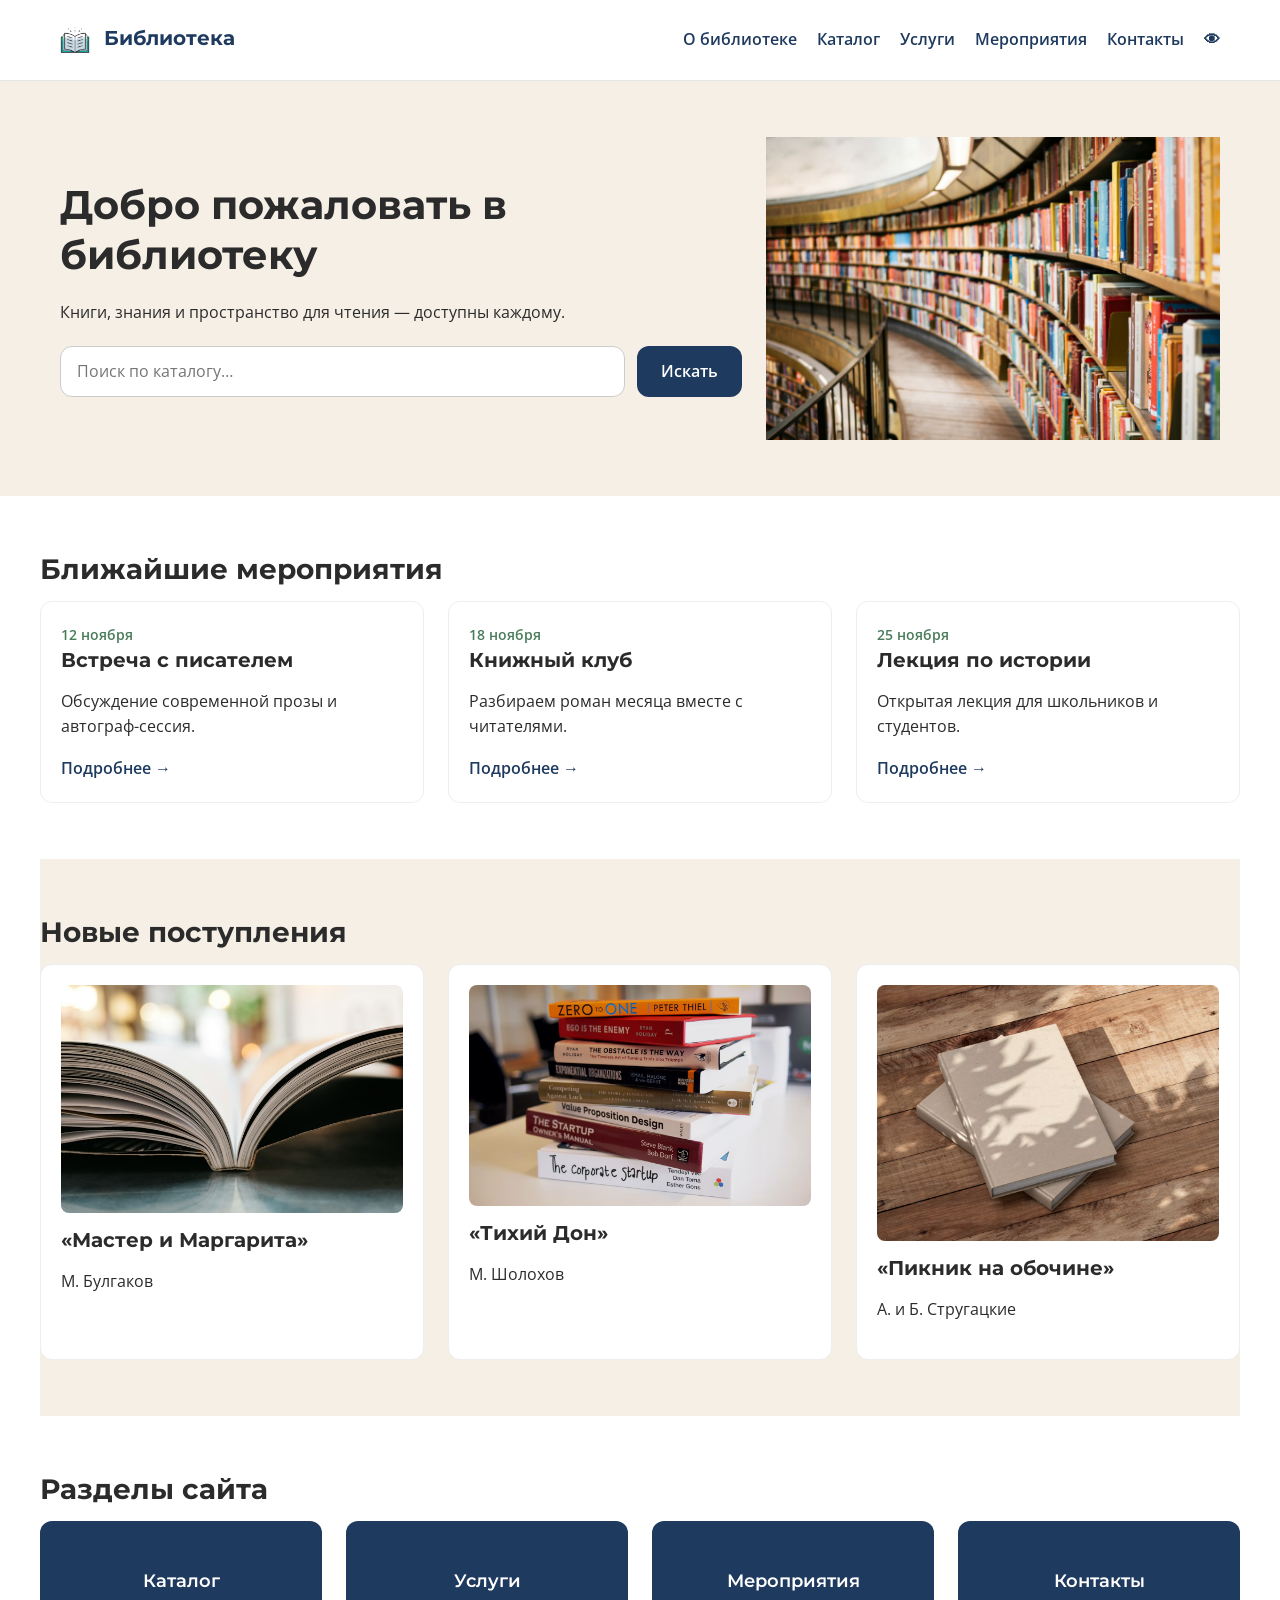
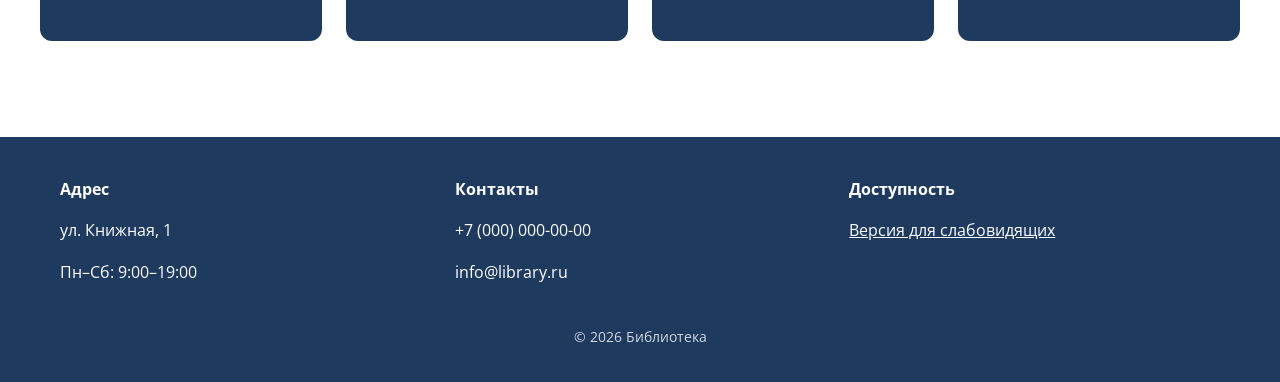
<file: index.html>
<!DOCTYPE html>
<html lang="ru">
<head>
  <meta charset="UTF-8">
  <meta name="viewport" content="width=device-width, initial-scale=1.0">
  <title>Библиотека — Главная</title>
  <link rel="preconnect" href="https://fonts.googleapis.com">
  <link rel="preconnect" href="https://fonts.gstatic.com" crossorigin>
  <link href="https://fonts.googleapis.com/css2?family=Montserrat:wght@600;700&family=Open+Sans:wght@400;600&display=swap" rel="stylesheet">
  <link rel="stylesheet" href="css/style.css">
</head>
<body>
  <header class="header">
    <div class="container header__inner">
      <a class="logo" href="index.html">
  <img src="img/logo.png" alt="Логотип" width="30" style="display: inline-block; vertical-align: middle; margin-right: 8px;">
  <span>Библиотека</span></a>
      <input type="checkbox" id="nav-toggle" class="nav-toggle" aria-label="Открыть меню">
      <label for="nav-toggle" class="nav-toggle-label" aria-hidden="true"><span></span></label>
      <nav class="nav" aria-label="Главное меню">
        <ul class="nav__list">
          <li><a href="about.html">О библиотеке</a></li>
          <li><a href="catalog.html">Каталог</a></li>
          <li><a href="services.html">Услуги</a></li>
          <li><a href="events.html">Мероприятия</a></li>
          <li><a href="contacts.html">Контакты</a></li>
          <li><a class="nav__a11y" href="accessibility.html" title="Версия для слабовидящих">👁</a></li>
        </ul>
      </nav>
    </div>
  </header>

  <main>
    <section class="hero">
      <div class="container hero__inner">
        <div class="hero__text">
          <h1>Добро пожаловать в библиотеку</h1>
          <p>Книги, знания и пространство для чтения — доступны каждому.</p>
          <form class="search" action="catalog.html" method="get" role="search">
            <label class="visually-hidden" for="q">Поиск по каталогу</label>
            <input id="q" name="q" type="search" placeholder="Поиск по каталогу…" required>
            <button type="submit" class="btn btn--primary">Искать</button>
          </form>
        </div>
        <div class="hero__img">
  <img src="img/hero.jpg" alt="Читальный зал библиотеки" width="500"></div>
      </div>
    </section>

    <!-- Анонсы -->
    <section class="section container">
      <h2>Ближайшие мероприятия</h2>
      <div class="grid grid--3">
        <article class="card">
          <span class="card__date">12 ноября</span>
          <h3>Встреча с писателем</h3>
          <p>Обсуждение современной прозы и автограф-сессия.</p>
          <a class="link" href="events.html">Подробнее →</a>
        </article>
        <article class="card">
          <span class="card__date">18 ноября</span>
          <h3>Книжный клуб</h3>
          <p>Разбираем роман месяца вместе с читателями.</p>
          <a class="link" href="events.html">Подробнее →</a>
        </article>
        <article class="card">
          <span class="card__date">25 ноября</span>
          <h3>Лекция по истории</h3>
          <p>Открытая лекция для школьников и студентов.</p>
          <a class="link" href="events.html">Подробнее →</a>
        </article>
      </div>
    </section>

    <!-- Новые поступления -->
    <section class="section container section--alt">
      <h2>Новые поступления</h2>
      <div class="grid grid--3">
        <article class="card">
          <img src="img/book1.jpg" alt="Обложка книги Мастер и Маргарита" style="margin-bottom: 15px; border-radius: 8px;">
          <h3>«Мастер и Маргарита»</h3>
          <p>М. Булгаков</p>
        </article>
        <article class="card">
          <img src="img/book2.jpg" alt="Обложка книги Тихий Дон" style="margin-bottom: 15px; border-radius: 8px;">
          <h3>«Тихий Дон»</h3>
          <p>М. Шолохов</p>
        </article>
        <article class="card">
          <img src="img/book3.jpg" alt="Обложка книги Пикник на обочине" style="margin-bottom: 15px; border-radius: 8px;">
          <h3>«Пикник на обочине»</h3>
          <p>А. и Б. Стругацкие</p>
        </article>
      </div>
    </section>

    <!-- Плитки разделов -->
    <section class="section container">
      <h2>Разделы сайта</h2>
      <div class="grid grid--4">
        <a class="tile" href="catalog.html">Каталог</a>
        <a class="tile" href="services.html">Услуги</a>
        <a class="tile" href="events.html">Мероприятия</a>
        <a class="tile" href="contacts.html">Контакты</a>
      </div>
    </section>
  </main>

  <footer class="footer">
    <div class="container footer__inner">
      <div><strong>Адрес</strong><p>ул. Книжная, 1</p><p>Пн–Сб: 9:00–19:00</p></div>
      <div><strong>Контакты</strong><p>+7 (000) 000-00-00</p><p>info@library.ru</p></div>
      <div><strong>Доступность</strong><p><a href="accessibility.html">Версия для слабовидящих</a></p></div>
    </div>
    <p class="footer__copy">© 2026 Библиотека</p>
  </footer>
    <script>
    if (localStorage.getItem('a11yMode') === 'on') {
      document.body.classList.add('a11y');
    }

    const btn = document.getElementById('a11y-toggle');
    
    if (btn) {

      if (document.body.classList.contains('a11y')) {
        btn.textContent = 'Обычная версия сайта';
      }
ыы
      btn.addEventListener('click', function () {
        document.body.classList.toggle('a11y');
        
        if (document.body.classList.contains('a11y')) {
          localStorage.setItem('a11yMode', 'on');
          btn.textContent = 'Обычная версия сайта';
        } else {
          localStorage.setItem('a11yMode', 'off');
          btn.textContent = 'Версия для слабовидящих';
        }
      });
    }
  </script>
</body>
</html>
</file>
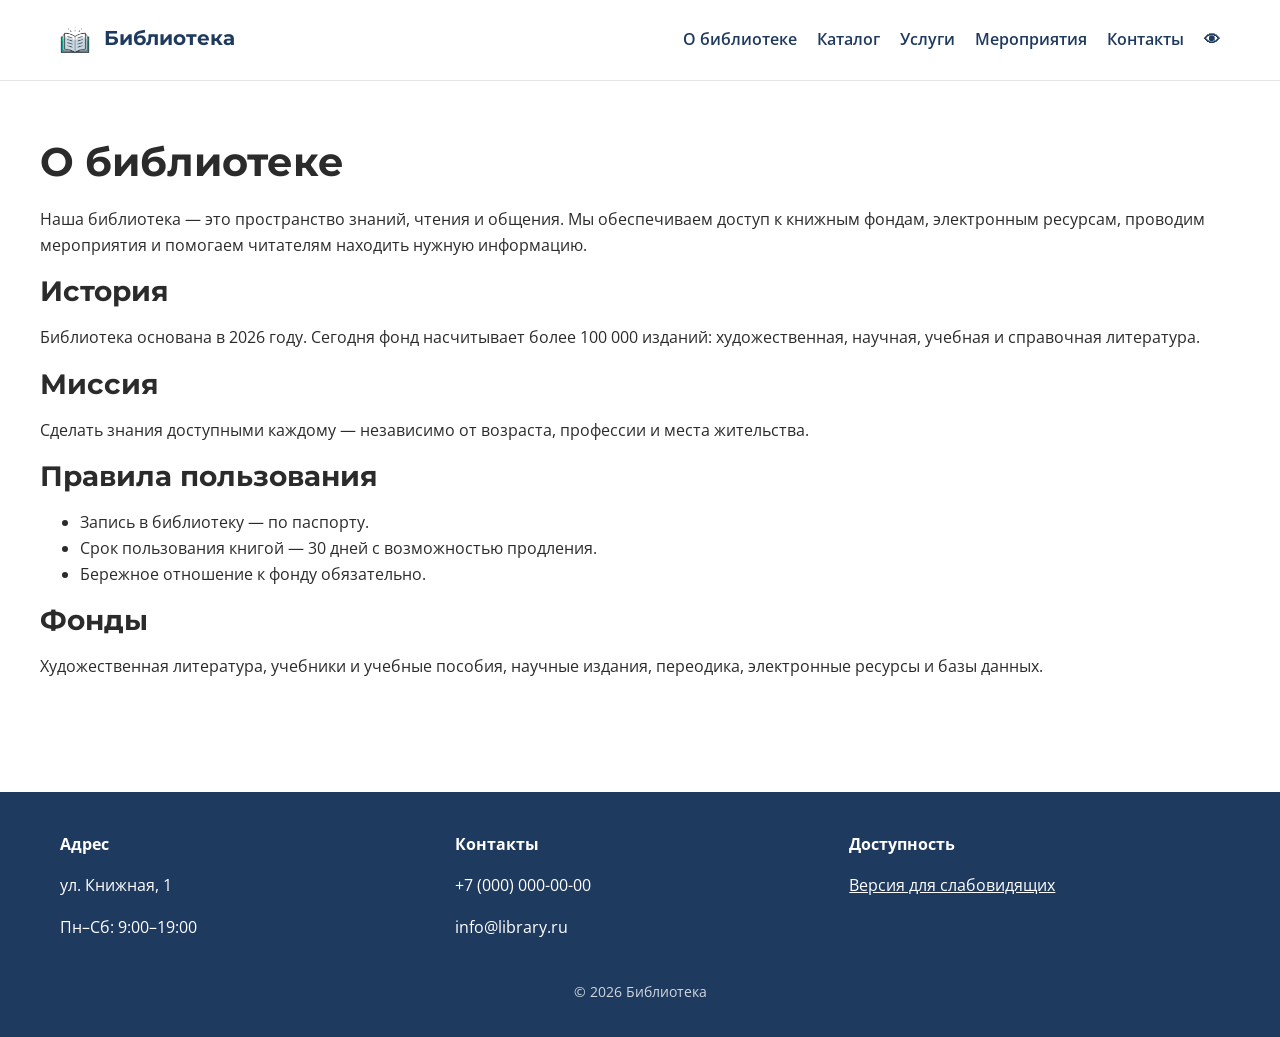
<file: about.html>
<!DOCTYPE html>
<html lang="ru">
<head>
  <meta charset="UTF-8">
  <meta name="viewport" content="width=device-width, initial-scale=1.0">
  <title>Библиотека — О библиотеке</title>
  <link rel="preconnect" href="https://fonts.googleapis.com">
  <link rel="preconnect" href="https://fonts.gstatic.com" crossorigin>
  <link href="https://fonts.googleapis.com/css2?family=Montserrat:wght@600;700&family=Open+Sans:wght@400;600&display=swap" rel="stylesheet">
  <link rel="stylesheet" href="css/style.css">
</head>
<body>
  <header class="header">
    <div class="container header__inner">
     <a class="logo" href="index.html">
  <img src="img/logo.png" alt="Логотип" width="30" style="display: inline-block; vertical-align: middle; margin-right: 8px;">
  <span>Библиотека</span></a>
      <input type="checkbox" id="nav-toggle" class="nav-toggle" aria-label="Открыть меню">
      <label for="nav-toggle" class="nav-toggle-label" aria-hidden="true"><span></span></label>
      <nav class="nav" aria-label="Главное меню">
        <ul class="nav__list">
          <li><a href="about.html">О библиотеке</a></li>
          <li><a href="catalog.html">Каталог</a></li>
          <li><a href="services.html">Услуги</a></li>
          <li><a href="events.html">Мероприятия</a></li>
          <li><a href="contacts.html">Контакты</a></li>
          <li><a class="nav__a11y" href="accessibility.html" title="Версия для слабовидящих">👁</a></li>
        </ul>
      </nav>
    </div>
  </header>
<body>
  <main class="container section">
    <h1>О библиотеке</h1>
    <p>Наша библиотека — это пространство знаний, чтения и общения. Мы обеспечиваем доступ к книжным фондам, электронным ресурсам, проводим мероприятия и помогаем читателям находить нужную информацию.</p>

    <h2>История</h2>
    <p>Библиотека основана в 2026 году. Сегодня фонд насчитывает более 100 000 изданий: художественная, научная, учебная и справочная литература.</p>

    <h2>Миссия</h2>
    <p>Сделать знания доступными каждому — независимо от возраста, профессии и места жительства.</p>

    <h2>Правила пользования</h2>
    <ul>
      <li>Запись в библиотеку — по паспорту.</li>
      <li>Срок пользования книгой — 30 дней с возможностью продления.</li>
      <li>Бережное отношение к фонду обязательно.</li>
    </ul>

    <h2>Фонды</h2>
    <p>Художественная литература, учебники и учебные пособия, научные издания, переодика, электронные ресурсы и базы данных.</p>
  </main>

  <footer class="footer">
    <div class="container footer__inner">
      <div><strong>Адрес</strong><p>ул. Книжная, 1</p><p>Пн–Сб: 9:00–19:00</p></div>
      <div><strong>Контакты</strong><p>+7 (000) 000-00-00</p><p>info@library.ru</p></div>
      <div><strong>Доступность</strong><p><a href="accessibility.html">Версия для слабовидящих</a></p></div>
    </div>
    <p class="footer__copy">© 2026 Библиотека</p>
  </footer>
    <script>

    if (localStorage.getItem('a11yMode') === 'on') {
      document.body.classList.add('a11y');
    }

    const btn = document.getElementById('a11y-toggle');
    
    if (btn) {

      if (document.body.classList.contains('a11y')) {
        btn.textContent = 'Обычная версия сайта';
      }

      btn.addEventListener('click', function () {
        document.body.classList.toggle('a11y');
        
        if (document.body.classList.contains('a11y')) {
          localStorage.setItem('a11yMode', 'on');
          btn.textContent = 'Обычная версия сайта';
        } else {
          localStorage.setItem('a11yMode', 'off');
          btn.textContent = 'Версия для слабовидящих';
        }
      });
    }
  </script>
</body>
</html>
</file>
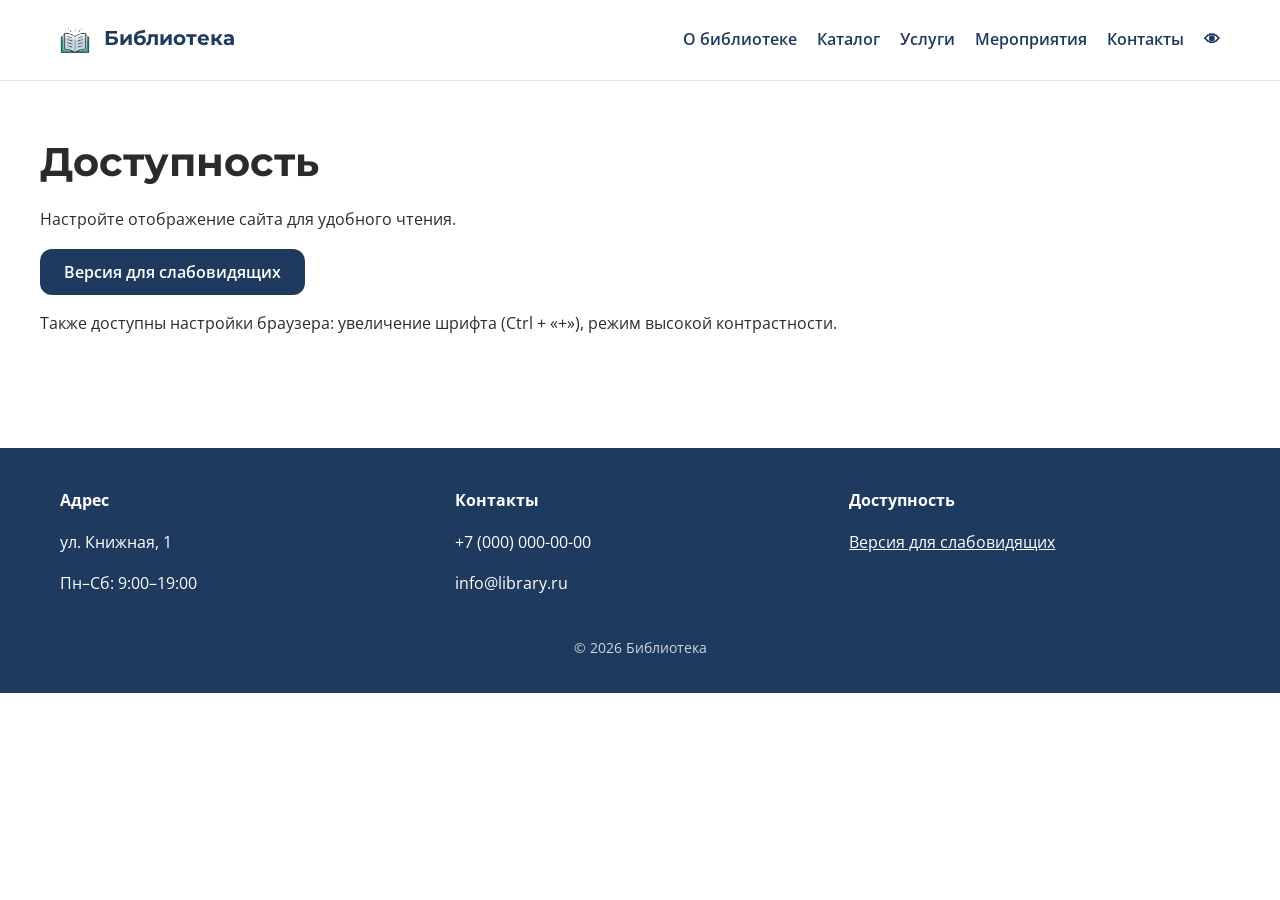
<file: accessibility.html>
<!DOCTYPE html>
<html lang="ru">
<head>
  <meta charset="UTF-8">
  <meta name="viewport" content="width=device-width, initial-scale=1.0">
  <title>Библиотека — О библиотеке</title>
  <link rel="preconnect" href="https://fonts.googleapis.com">
  <link rel="preconnect" href="https://fonts.gstatic.com" crossorigin>
  <link href="https://fonts.googleapis.com/css2?family=Montserrat:wght@600;700&family=Open+Sans:wght@400;600&display=swap" rel="stylesheet">
  <link rel="stylesheet" href="css/style.css">
</head>
<body>
  <header class="header">
    <div class="container header__inner">
     <a class="logo" href="index.html">
  <img src="img/logo.png" alt="Логотип" width="30" style="display: inline-block; vertical-align: middle; margin-right: 8px;">
  <span>Библиотека</span></a>
      <input type="checkbox" id="nav-toggle" class="nav-toggle" aria-label="Открыть меню">
      <label for="nav-toggle" class="nav-toggle-label" aria-hidden="true"><span></span></label>
      <nav class="nav" aria-label="Главное меню">
        <ul class="nav__list">
          <li><a href="about.html">О библиотеке</a></li>
          <li><a href="catalog.html">Каталог</a></li>
          <li><a href="services.html">Услуги</a></li>
          <li><a href="events.html">Мероприятия</a></li>
          <li><a href="contacts.html">Контакты</a></li>
          <li><a class="nav__a11y" href="accessibility.html" title="Версия для слабовидящих">👁</a></li>
        </ul>
      </nav>
    </div>
  </header>

<body>
  <main class="container section">
    <h1>Доступность</h1>
    <p>Настройте отображение сайта для удобного чтения.</p>
    <p><button type="button" class="btn btn--primary" id="a11y-toggle">Версия для слабовидящих</button></p>
    <p>Также доступны настройки браузера: увеличение шрифта (Ctrl + «+»), режим высокой контрастности.</p>
  </main>
  <!-- Конец уникального контента -->

  <footer class="footer">
    <div class="container footer__inner">
      <div><strong>Адрес</strong><p>ул. Книжная, 1</p><p>Пн–Сб: 9:00–19:00</p></div>
      <div><strong>Контакты</strong><p>+7 (000) 000-00-00</p><p>info@library.ru</p></div>
      <div><strong>Доступность</strong><p><a href="accessibility.html">Версия для слабовидящих</a></p></div>
    </div>
    <p class="footer__copy">© 2026 Библиотека</p>
  </footer>

    <script>
    if (localStorage.getItem('a11yMode') === 'on') {
      document.body.classList.add('a11y');
    }

    const btn = document.getElementById('a11y-toggle');
    
    if (btn) {
      if (document.body.classList.contains('a11y')) {
        btn.textContent = 'Обычная версия сайта';
      }

      btn.addEventListener('click', function () {
        document.body.classList.toggle('a11y');
        
        if (document.body.classList.contains('a11y')) {
          localStorage.setItem('a11yMode', 'on');
          btn.textContent = 'Обычная версия сайта';
        } else {
          localStorage.setItem('a11yMode', 'off');
          btn.textContent = 'Версия для слабовидящих';
        }
      });
    }
  </script>
</body>
</html>
</file>
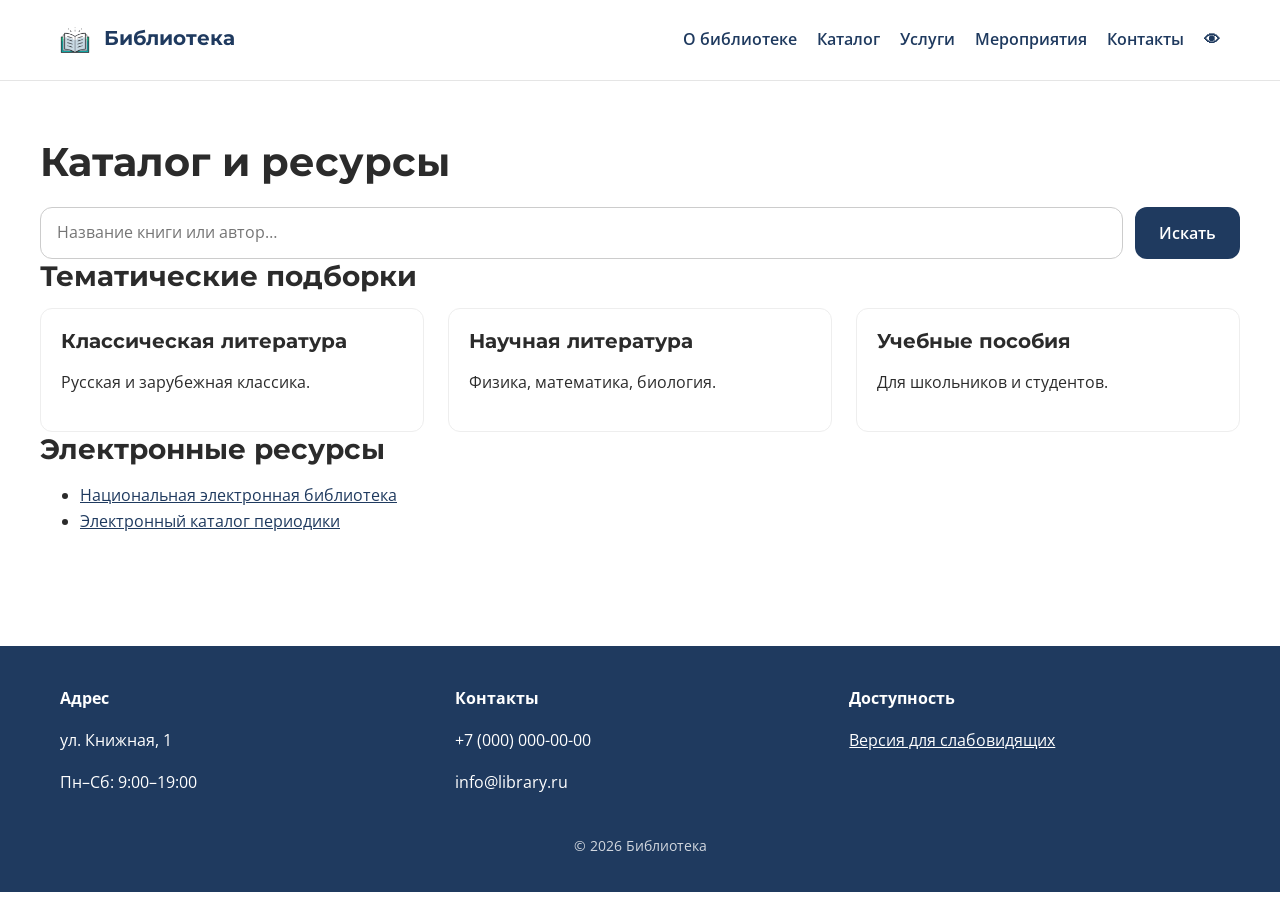
<file: catalog.html>
<!DOCTYPE html>
<html lang="ru">
<head>
  <meta charset="UTF-8">
  <meta name="viewport" content="width=device-width, initial-scale=1.0">
  <title>Библиотека — О библиотеке</title>
  <link rel="preconnect" href="https://fonts.googleapis.com">
  <link rel="preconnect" href="https://fonts.gstatic.com" crossorigin>
  <link href="https://fonts.googleapis.com/css2?family=Montserrat:wght@600;700&family=Open+Sans:wght@400;600&display=swap" rel="stylesheet">
  <link rel="stylesheet" href="css/style.css">
</head>
<body>
  <header class="header">
    <div class="container header__inner">
     <a class="logo" href="index.html">
  <img src="img/logo.png" alt="Логотип" width="30" style="display: inline-block; vertical-align: middle; margin-right: 8px;">
  <span>Библиотека</span></a>
      <input type="checkbox" id="nav-toggle" class="nav-toggle" aria-label="Открыть меню">
      <label for="nav-toggle" class="nav-toggle-label" aria-hidden="true"><span></span></label>
      <nav class="nav" aria-label="Главное меню">
        <ul class="nav__list">
          <li><a href="about.html">О библиотеке</a></li>
          <li><a href="catalog.html">Каталог</a></li>
          <li><a href="services.html">Услуги</a></li>
          <li><a href="events.html">Мероприятия</a></li>
          <li><a href="contacts.html">Контакты</a></li>
          <li><a class="nav__a11y" href="accessibility.html" title="Версия для слабовидящих">👁</a></li>
        </ul>
      </nav>
    </div>
  </header>
  <body>
<main class="container section">
  <h1>Каталог и ресурсы</h1>

  <form class="search" action="#" method="get" role="search">
    <label class="visually-hidden" for="q">Поиск по каталогу</label>
    <input id="q" name="q" type="search" placeholder="Название книги или автор…" required>
    <button type="submit" class="btn btn--primary">Искать</button>
  </form>

  <h2>Тематические подборки</h2>
  <div class="grid grid--3">
    <article class="card"><h3>Классическая литература</h3><p>Русская и зарубежная классика.</p></article>
    <article class="card"><h3>Научная литература</h3><p>Физика, математика, биология.</p></article>
    <article class="card"><h3>Учебные пособия</h3><p>Для школьников и студентов.</p></article>
  </div>

  <h2>Электронные ресурсы</h2>
  <ul>
    <li><a href="https://rusneb.ru/">Национальная электронная библиотека</a></li>
    <li><a href="https://aleph.rsl.ru/F/-?Func=file&file_name=find-a">Электронный каталог периодики</a></li>
  </ul>
</main>
 <footer class="footer">
    <div class="container footer__inner">
      <div><strong>Адрес</strong><p>ул. Книжная, 1</p><p>Пн–Сб: 9:00–19:00</p></div>
      <div><strong>Контакты</strong><p>+7 (000) 000-00-00</p><p>info@library.ru</p></div>
      <div><strong>Доступность</strong><p><a href="accessibility.html">Версия для слабовидящих</a></p></div>
    </div>
    <p class="footer__copy">© 2026 Библиотека</p>
  </footer>
  <script>

    if (localStorage.getItem('a11yMode') === 'on') {
      document.body.classList.add('a11y');
    }

    const btn = document.getElementById('a11y-toggle');
    
    if (btn) {
      if (document.body.classList.contains('a11y')) {
        btn.textContent = 'Обычная версия сайта';
      }

      btn.addEventListener('click', function () {
        document.body.classList.toggle('a11y');
        
        if (document.body.classList.contains('a11y')) {
          localStorage.setItem('a11yMode', 'on');
          btn.textContent = 'Обычная версия сайта';
        } else {
          localStorage.setItem('a11yMode', 'off');
          btn.textContent = 'Версия для слабовидящих';
        }
      });
    }
  </script>
</body>
</html>
</file>
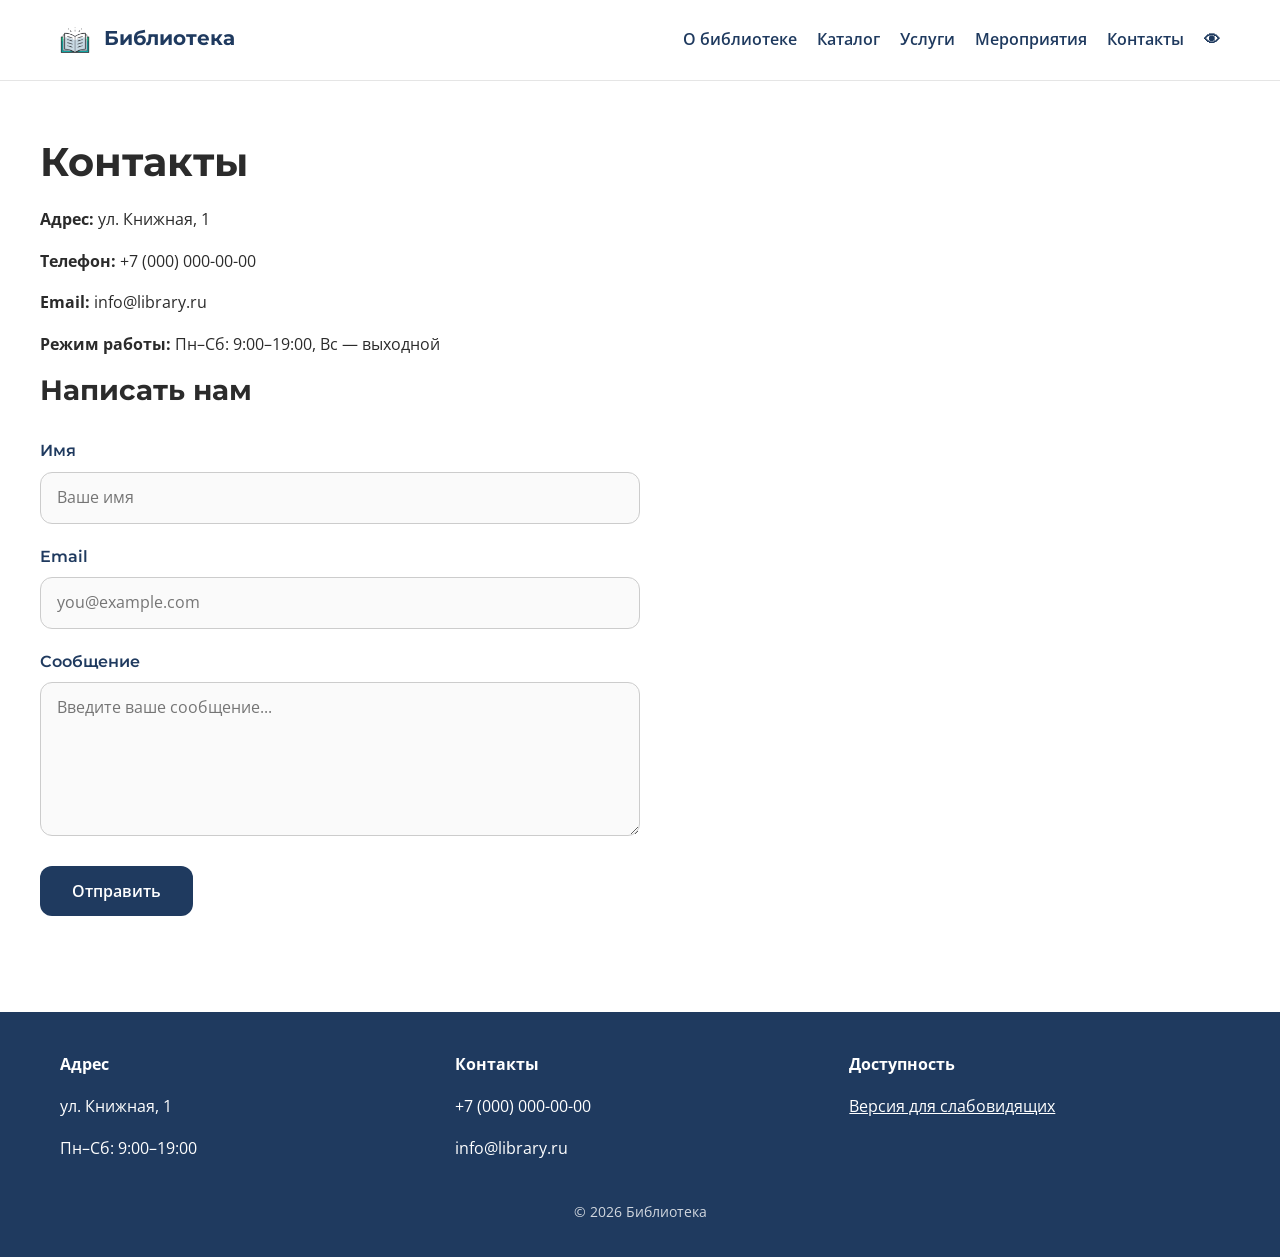
<file: contacts.html>
<!DOCTYPE html>
<html lang="ru">
<head>
  <meta charset="UTF-8">
  <meta name="viewport" content="width=device-width, initial-scale=1.0">
  <title>Библиотека — О библиотеке</title>
  <link rel="preconnect" href="https://fonts.googleapis.com">
  <link rel="preconnect" href="https://fonts.gstatic.com" crossorigin>
  <link href="https://fonts.googleapis.com/css2?family=Montserrat:wght@600;700&family=Open+Sans:wght@400;600&display=swap" rel="stylesheet">
  <link rel="stylesheet" href="css/style.css">
</head>
<body>
  <header class="header">
    <div class="container header__inner">
     <a class="logo" href="index.html">
  <img src="img/logo.png" alt="Логотип" width="30" style="display: inline-block; vertical-align: middle; margin-right: 8px;">
  <span>Библиотека</span></a>
      <input type="checkbox" id="nav-toggle" class="nav-toggle" aria-label="Открыть меню">
      <label for="nav-toggle" class="nav-toggle-label" aria-hidden="true"><span></span></label>
      <nav class="nav" aria-label="Главное меню">
        <ul class="nav__list">
          <li><a href="about.html">О библиотеке</a></li>
          <li><a href="catalog.html">Каталог</a></li>
          <li><a href="services.html">Услуги</a></li>
          <li><a href="events.html">Мероприятия</a></li>
          <li><a href="contacts.html">Контакты</a></li>
          <li><a class="nav__a11y" href="accessibility.html" title="Версия для слабовидящих">👁</a></li>
        </ul>
      </nav>
    </div>
  </header>

<main class="container section">
  <h1>Контакты</h1>
  <p><strong>Адрес:</strong> ул. Книжная, 1</p>
  <p><strong>Телефон:</strong> +7 (000) 000-00-00</p>
  <p><strong>Email:</strong> info@library.ru</p>
  <p><strong>Режим работы:</strong> Пн–Сб: 9:00–19:00, Вс — выходной</p>

    <h2>Написать нам</h2>
  <form class="form" id="contact-form" action="#" method="post">
    <div class="form-group">
      <label for="name">Имя</label>
      <input id="name" name="name" type="text" placeholder="Ваше имя" required>
    </div>
    <div class="form-group">
      <label for="email">Email</label>
      <input id="email" name="email" type="email" placeholder="you@example.com" required>
    </div>
    <div class="form-group">
      <label for="msg">Сообщение</label>
      <textarea id="msg" name="msg" rows="5" placeholder="Введите ваше сообщение..." required></textarea>
    </div>
    <button type="submit" class="btn btn--primary">Отправить</button>
  </form>
</main>
 <footer class="footer">
    <div class="container footer__inner">
      <div><strong>Адрес</strong><p>ул. Книжная, 1</p><p>Пн–Сб: 9:00–19:00</p></div>
      <div><strong>Контакты</strong><p>+7 (000) 000-00-00</p><p>info@library.ru</p></div>
      <div><strong>Доступность</strong><p><a href="accessibility.html">Версия для слабовидящих</a></p></div>
    </div>
    <p class="footer__copy">© 2026 Библиотека</p>
  </footer>
  <script>
    if (localStorage.getItem('a11yMode') === 'on') {
      document.body.classList.add('a11y');
    }

    const btn = document.getElementById('a11y-toggle');
    
    if (btn) {

      if (document.body.classList.contains('a11y')) {
        btn.textContent = 'Обычная версия сайта';
      }

      btn.addEventListener('click', function () {
        document.body.classList.toggle('a11y');
        
        if (document.body.classList.contains('a11y')) {
          localStorage.setItem('a11yMode', 'on');
          btn.textContent = 'Обычная версия сайта';
        } else {
          localStorage.setItem('a11yMode', 'off');
          btn.textContent = 'Версия для слабовидящих';
        }
      });
    }
  </script>
  <script>

  const form = document.getElementById('contact-form');
 
  if (form) {
    form.addEventListener('submit', function(event) {

      event.preventDefault();

      alert('Спасибо! Ваше сообщение успешно отправлено. Мы свяжемся с вами в ближайшее время.');

      form.reset();
    });
  }
</script>
</body>
</html>
</file>
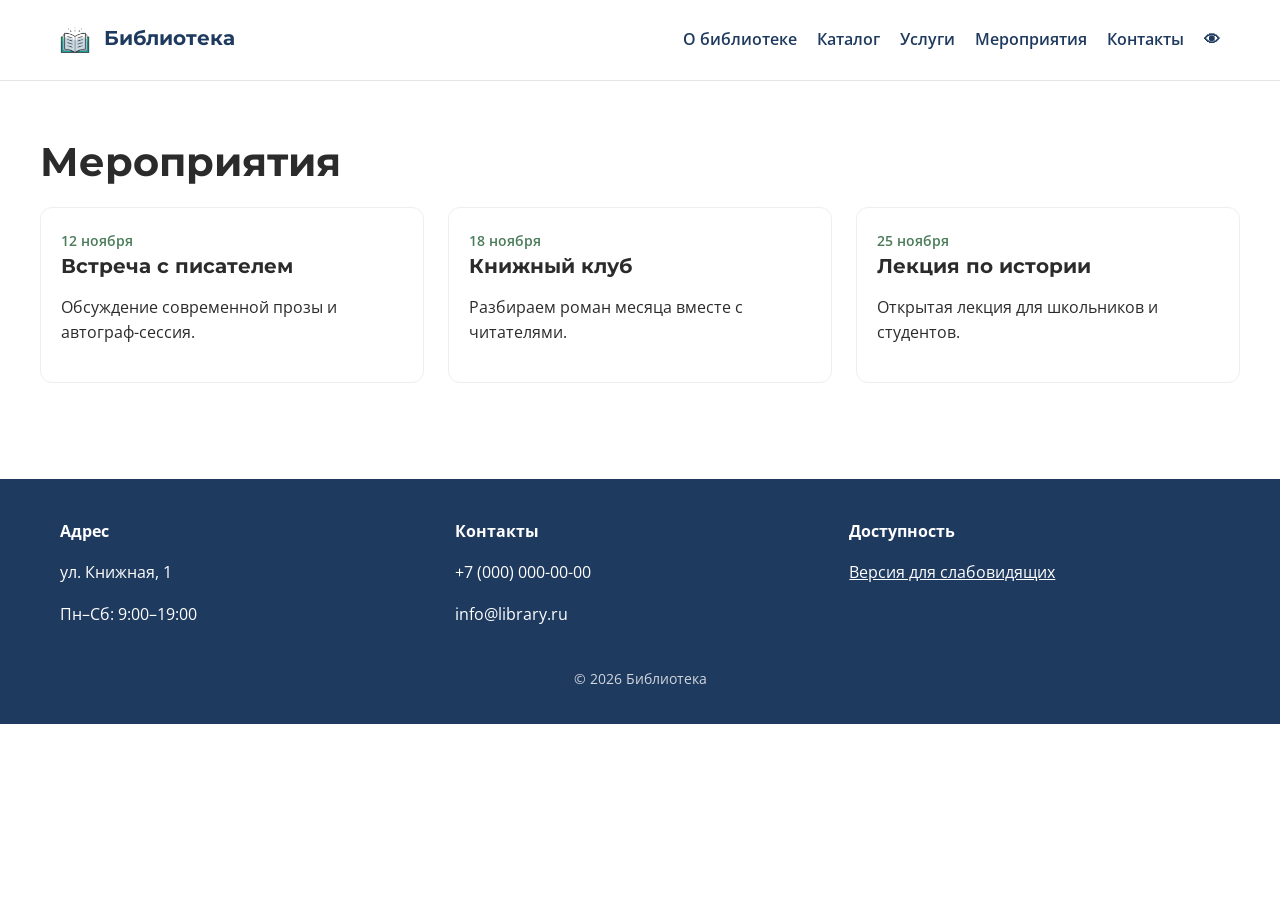
<file: events.html>
<!DOCTYPE html>
<html lang="ru">
<head>
  <meta charset="UTF-8">
  <meta name="viewport" content="width=device-width, initial-scale=1.0">
  <title>Библиотека — О библиотеке</title>
  <link rel="preconnect" href="https://fonts.googleapis.com">
  <link rel="preconnect" href="https://fonts.gstatic.com" crossorigin>
  <link href="https://fonts.googleapis.com/css2?family=Montserrat:wght@600;700&family=Open+Sans:wght@400;600&display=swap" rel="stylesheet">
  <link rel="stylesheet" href="css/style.css">
</head>
<body>
  <header class="header">
    <div class="container header__inner">
     <a class="logo" href="index.html">
  <img src="img/logo.png" alt="Логотип" width="30" style="display: inline-block; vertical-align: middle; margin-right: 8px;">
  <span>Библиотека</span></a>
      <input type="checkbox" id="nav-toggle" class="nav-toggle" aria-label="Открыть меню">
      <label for="nav-toggle" class="nav-toggle-label" aria-hidden="true"><span></span></label>
      <nav class="nav" aria-label="Главное меню">
        <ul class="nav__list">
          <li><a href="about.html">О библиотеке</a></li>
          <li><a href="catalog.html">Каталог</a></li>
          <li><a href="services.html">Услуги</a></li>
          <li><a href="events.html">Мероприятия</a></li>
          <li><a href="contacts.html">Контакты</a></li>
          <li><a class="nav__a11y" href="accessibility.html" title="Версия для слабовидящих">👁</a></li>
        </ul>
      </nav>
    </div>
  </header>

<main class="container section">
  <h1>Мероприятия</h1>
  <div class="grid grid--3">
    <article class="card"><span class="card__date">12 ноября</span><h3>Встреча с писателем</h3><p>Обсуждение современной прозы и автограф-сессия.</p></article>
    <article class="card"><span class="card__date">18 ноября</span><h3>Книжный клуб</h3><p>Разбираем роман месяца вместе с читателями.</p></article>
    <article class="card"><span class="card__date">25 ноября</span><h3>Лекция по истории</h3><p>Открытая лекция для школьников и студентов.</p></article>
  </div>
</main>
 <footer class="footer">
    <div class="container footer__inner">
      <div><strong>Адрес</strong><p>ул. Книжная, 1</p><p>Пн–Сб: 9:00–19:00</p></div>
      <div><strong>Контакты</strong><p>+7 (000) 000-00-00</p><p>info@library.ru</p></div>
      <div><strong>Доступность</strong><p><a href="accessibility.html">Версия для слабовидящих</a></p></div>
    </div>
    <p class="footer__copy">© 2026 Библиотека</p>
  </footer>
  <script>

    if (localStorage.getItem('a11yMode') === 'on') {
      document.body.classList.add('a11y');
    }

    const btn = document.getElementById('a11y-toggle');
    
    if (btn) {

      if (document.body.classList.contains('a11y')) {
        btn.textContent = 'Обычная версия сайта';
      }

      btn.addEventListener('click', function () {
        document.body.classList.toggle('a11y');
        
        if (document.body.classList.contains('a11y')) {
          localStorage.setItem('a11yMode', 'on');
          btn.textContent = 'Обычная версия сайта';
        } else {
          localStorage.setItem('a11yMode', 'off');
          btn.textContent = 'Версия для слабовидящих';
        }
      });
    }
  </script>
</body>
</html>
</file>
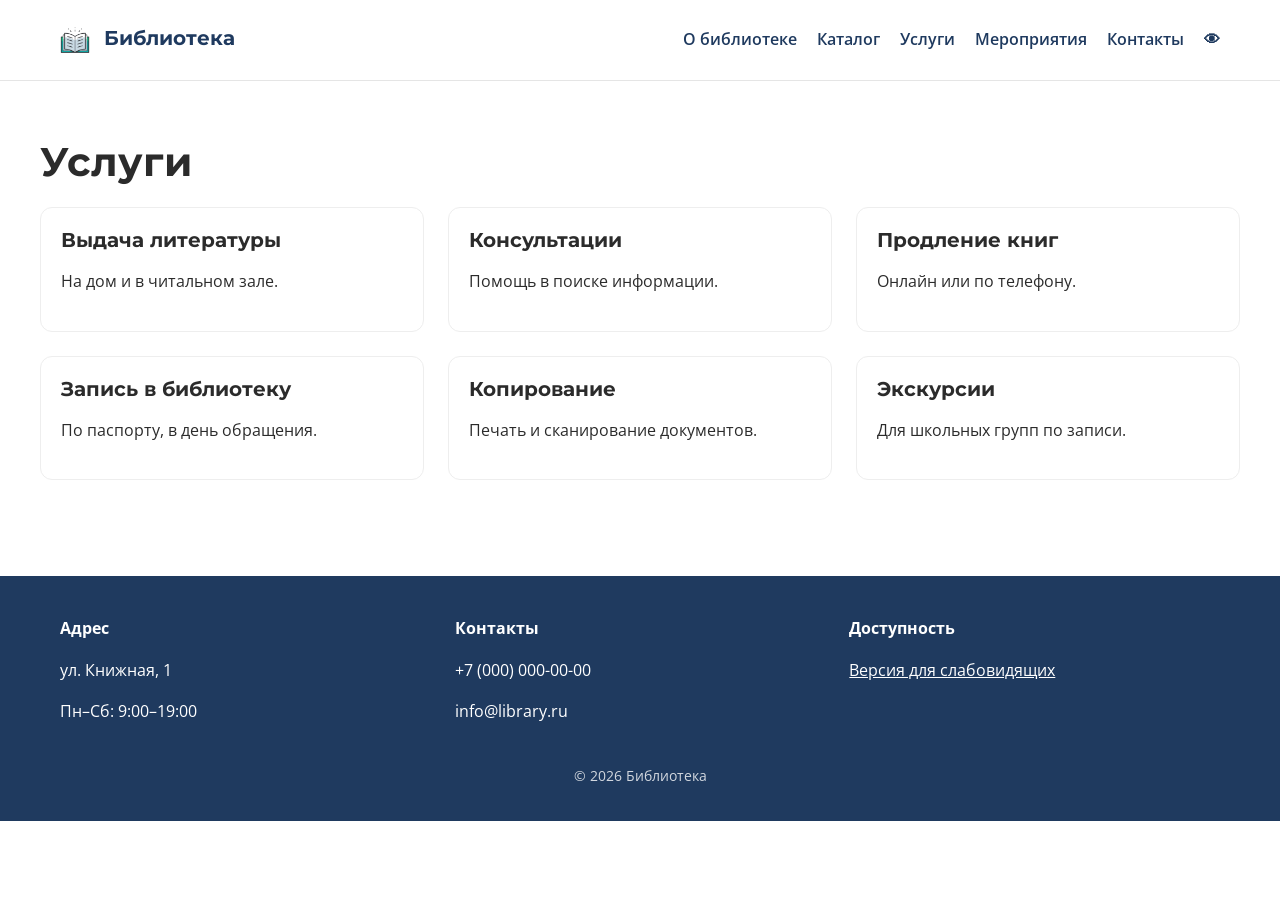
<file: services.html>
<!DOCTYPE html>
<html lang="ru">
<head>
  <meta charset="UTF-8">
  <meta name="viewport" content="width=device-width, initial-scale=1.0">
  <title>Библиотека — О библиотеке</title>
  <link rel="preconnect" href="https://fonts.googleapis.com">
  <link rel="preconnect" href="https://fonts.gstatic.com" crossorigin>
  <link href="https://fonts.googleapis.com/css2?family=Montserrat:wght@600;700&family=Open+Sans:wght@400;600&display=swap" rel="stylesheet">
  <link rel="stylesheet" href="css/style.css">
</head>
<body>
  <header class="header">
    <div class="container header__inner">
     <a class="logo" href="index.html">
  <img src="img/logo.png" alt="Логотип" width="30" style="display: inline-block; vertical-align: middle; margin-right: 8px;">
  <span>Библиотека</span></a>
      <input type="checkbox" id="nav-toggle" class="nav-toggle" aria-label="Открыть меню">
      <label for="nav-toggle" class="nav-toggle-label" aria-hidden="true"><span></span></label>
      <nav class="nav" aria-label="Главное меню">
        <ul class="nav__list">
          <li><a href="about.html">О библиотеке</a></li>
          <li><a href="catalog.html">Каталог</a></li>
          <li><a href="services.html">Услуги</a></li>
          <li><a href="events.html">Мероприятия</a></li>
          <li><a href="contacts.html">Контакты</a></li>
          <li><a class="nav__a11y" href="accessibility.html" title="Версия для слабовидящих">👁</a></li>
        </ul>
      </nav>
    </div>
  </header>
  
<main class="container section">
  <h1>Услуги</h1>
  <div class="grid grid--3">
    <article class="card"><h3>Выдача литературы</h3><p>На дом и в читальном зале.</p></article>
    <article class="card"><h3>Консультации</h3><p>Помощь в поиске информации.</p></article>
    <article class="card"><h3>Продление книг</h3><p>Онлайн или по телефону.</p></article>
    <article class="card"><h3>Запись в библиотеку</h3><p>По паспорту, в день обращения.</p></article>
    <article class="card"><h3>Копирование</h3><p>Печать и сканирование документов.</p></article>
    <article class="card"><h3>Экскурсии</h3><p>Для школьных групп по записи.</p></article>
  </div>
</main>
 <footer class="footer">
    <div class="container footer__inner">
      <div><strong>Адрес</strong><p>ул. Книжная, 1</p><p>Пн–Сб: 9:00–19:00</p></div>
      <div><strong>Контакты</strong><p>+7 (000) 000-00-00</p><p>info@library.ru</p></div>
      <div><strong>Доступность</strong><p><a href="accessibility.html">Версия для слабовидящих</a></p></div>
    </div>
    <p class="footer__copy">© 2026 Библиотека</p>
  </footer>
  <script>

    if (localStorage.getItem('a11yMode') === 'on') {
      document.body.classList.add('a11y');
    }

    const btn = document.getElementById('a11y-toggle');
    
    if (btn) {

      if (document.body.classList.contains('a11y')) {
        btn.textContent = 'Обычная версия сайта';
      }

      btn.addEventListener('click', function () {
        document.body.classList.toggle('a11y');
        
        if (document.body.classList.contains('a11y')) {
          localStorage.setItem('a11yMode', 'on');
          btn.textContent = 'Обычная версия сайта';
        } else {
          localStorage.setItem('a11yMode', 'off');
          btn.textContent = 'Версия для слабовидящих';
        }
      });
    }
  </script>
</body>
</html>
</file>
<file: css/style.css>
:root {
  --c-primary: #1F3A5F;
  --c-bg-alt: #F5EFE6;
  --c-text: #2B2B2B;
  --c-bg: #FFFFFF;
  --c-accent: #4A7C59;
  --radius: 12px;
  --gap: 24px;
  --font-h: 'Montserrat', -apple-system, Arial, sans-serif;
  --font-b: 'Open Sans', -apple-system, Arial, sans-serif;
}

/* 2. Сброс */
*, *::before, *::after { box-sizing: border-box; }
body {
  margin: 0;
  font-family: var(--font-b);
  font-size: 16px;
  line-height: 1.6;
  color: var(--c-text);
  background: var(--c-bg);
}
h1, h2, h3 { font-family: var(--font-h); line-height: 1.25; margin: 0 0 .5em; }
h1 { font-size: 40px; }
h2 { font-size: 28px; }
h3 { font-size: 20px; }
a { color: var(--c-primary); }
img { max-width: 100%; display: block; }

.container { max-width: 1200px; margin: 0 auto; padding: 0 20px; }
.section { padding: 56px 0; }
.section--alt { background: var(--c-bg-alt); }
.visually-hidden {
  position: absolute; width: 1px; height: 1px;
  overflow: hidden; clip: rect(0 0 0 0); white-space: nowrap;
}

/* 3. Кнопки */
.btn {
  display: inline-block; padding: 12px 24px; border: 0;
  border-radius: var(--radius); font: 600 16px var(--font-b);
  cursor: pointer; transition: background .2s, transform .1s;
}
.btn--primary { background: var(--c-primary); color: #fff; }
.btn--primary:hover { background: #16293f; }
.btn--primary:active { transform: scale(.98); }
.btn:focus-visible { outline: 3px solid var(--c-accent); outline-offset: 2px; }

/* 4. Шапка и навигация */
.header { border-bottom: 1px solid #e5e5e5; background: #fff; }
.header__inner { display: flex; align-items: center; justify-content: space-between; height: 80px; }
.logo { font: 700 20px var(--font-h); text-decoration: none; color: var(--c-primary); }
.nav__list { display: flex; gap: 20px; list-style: none; margin: 0; padding: 0; }
.nav__list a { text-decoration: none; font-weight: 600; }
.nav__list a:hover { color: var(--c-accent); }
.nav-toggle, .nav-toggle-label { display: none; }

/* 5. Hero + поиск */
.hero { background: var(--c-bg-alt); padding: 56px 0; }
.hero__inner { display: flex; gap: var(--gap); align-items: center; }
.hero__text { flex: 1 1 60%; }
.hero__img { flex: 1 1 40%; font-size: 140px; text-align: center; }
.search { display: flex; gap: 12px; margin-top: 20px; }
.search input {
  flex: 1; padding: 12px 16px; border: 1px solid #ccc;
  border-radius: var(--radius); font: inherit;
}
.search input:focus-visible { outline: 3px solid var(--c-accent); outline-offset: 1px; }

/* 6. Сетки и карточки */
.grid { display: grid; gap: var(--gap); }
.grid--3 { grid-template-columns: repeat(3, 1fr); }
.grid--4 { grid-template-columns: repeat(4, 1fr); }
.card {
  background: #fff; border: 1px solid #eee; border-radius: var(--radius);
  padding: 20px; transition: box-shadow .2s;
}
.card:hover { box-shadow: 0 6px 20px rgba(0,0,0,.08); }
.card__date { display: inline-block; font-size: 14px; color: var(--c-accent); font-weight: 600; }
.link { font-weight: 600; text-decoration: none; }
.link:hover { text-decoration: underline; }

/* 7. Плитки */
.tile {
  display: flex; align-items: center; justify-content: center;
  min-height: 120px; border-radius: var(--radius); text-decoration: none;
  background: var(--c-primary); color: #fff; font: 600 18px var(--font-h);
  transition: background .2s;
}
.tile:hover { background: #16293f; }

/* 8. Подвал */
.footer { background: var(--c-primary); color: #fff; padding: 40px 0 20px; margin-top: 40px; }
.footer a { color: #fff; }
.footer__inner { display: grid; grid-template-columns: repeat(3, 1fr); gap: var(--gap); }
.footer__copy { text-align: center; margin-top: 24px; font-size: 14px; opacity: .8; }

/* 9. Адаптивность (mobile-first логика через max-width) */
@media (max-width: 1024px) {
  .grid--4 { grid-template-columns: repeat(2, 1fr); }
  .grid--3 { grid-template-columns: repeat(2, 1fr); }
}

@media (max-width: 600px) {
  h1 { font-size: 28px; }
  .hero__inner { flex-direction: column; }
  .hero__img { display: none; }
  .search { flex-direction: column; }
  .grid--3, .grid--4 { grid-template-columns: 1fr; }
  .footer__inner { grid-template-columns: 1fr; }

  /* Гамбургер-меню */
  .nav-toggle-label {
    display: flex; flex-direction: column; gap: 5px; cursor: pointer; padding: 8px;
  }
  .nav-toggle-label span,
  .nav-toggle-label::before,
  .nav-toggle-label::after {
    content: ""; width: 26px; height: 3px; background: var(--c-primary); border-radius: 2px;
  }
  .nav { display: none; position: absolute; top: 80px; left: 0; right: 0; background: #fff;
         border-bottom: 1px solid #eee; padding: 16px; }
  .nav__list { flex-direction: column; gap: 12px; }
  .nav-toggle:checked ~ .nav { display: block; }
}

/* 10. Версия для слабовидящих */
body.a11y {
  --c-primary: #000000;
  --c-text: #000000;
  --c-bg: #FFFFFF;
  --c-bg-alt: #FFFFFF;
  font-size: 22px;
  line-height: 1.8;
}

body.a11y .header,
body.a11y .footer,
body.a11y .hero,
body.a11y .section--alt {
  background: #ffffff !important;
  border-bottom: 3px solid #000;
}

body.a11y .footer {
  border-top: 3px solid #000;
  color: #000;
}

body.a11y .footer a,
body.a11y .logo,
body.a11y .nav__list a {
  color: #000 !important;
  text-decoration: underline;
  font-weight: bold;
}

body.a11y .btn,
body.a11y .tile {
  background: #ffffff !important;
  color: #000000 !important;
  border: 3px solid #000 !important;
  font-weight: bold;
  text-decoration: underline;
}

body.a11y .card {
  border: 3px solid #000 !important;
  box-shadow: none !important;
  background: #fff;
}

body.a11y .hero__img {
  display: none !important;
}

body.a11y input,
body.a11y textarea {
  border: 3px solid #000 !important;
  font-size: 20px;
  padding: 10px;
}
/* Формы */
.form { 
  display: flex; 
  flex-direction: column; 
  gap: 20px; 
  max-width: 600px;
  margin-top: 30px;
}

.form-group {
  display: flex;
  flex-direction: column;
  gap: 8px;
}

.form label { 
  font-weight: 600; 
  font-family: var(--font-h);
  color: var(--c-primary);
}

.form input,
.form textarea {
  padding: 12px 16px; 
  border: 1px solid #ccc;
  border-radius: var(--radius); 
  font: inherit; 
  width: 100%;
  background-color: #fafafa;
  transition: border-color 0.2s, box-shadow 0.2s;
}

/*подсветка при клике на поле */
.form input:focus,
.form textarea:focus {
  outline: none;
  border-color: var(--c-primary);
  box-shadow: 0 0 0 3px rgba(31, 58, 95, 0.1);
  background-color: #fff;
}

/* Кнопка отправки */
.form .btn { 
  align-self: flex-start;
  margin-top: 10px; 
  padding: 14px 32px;
}
</file>
